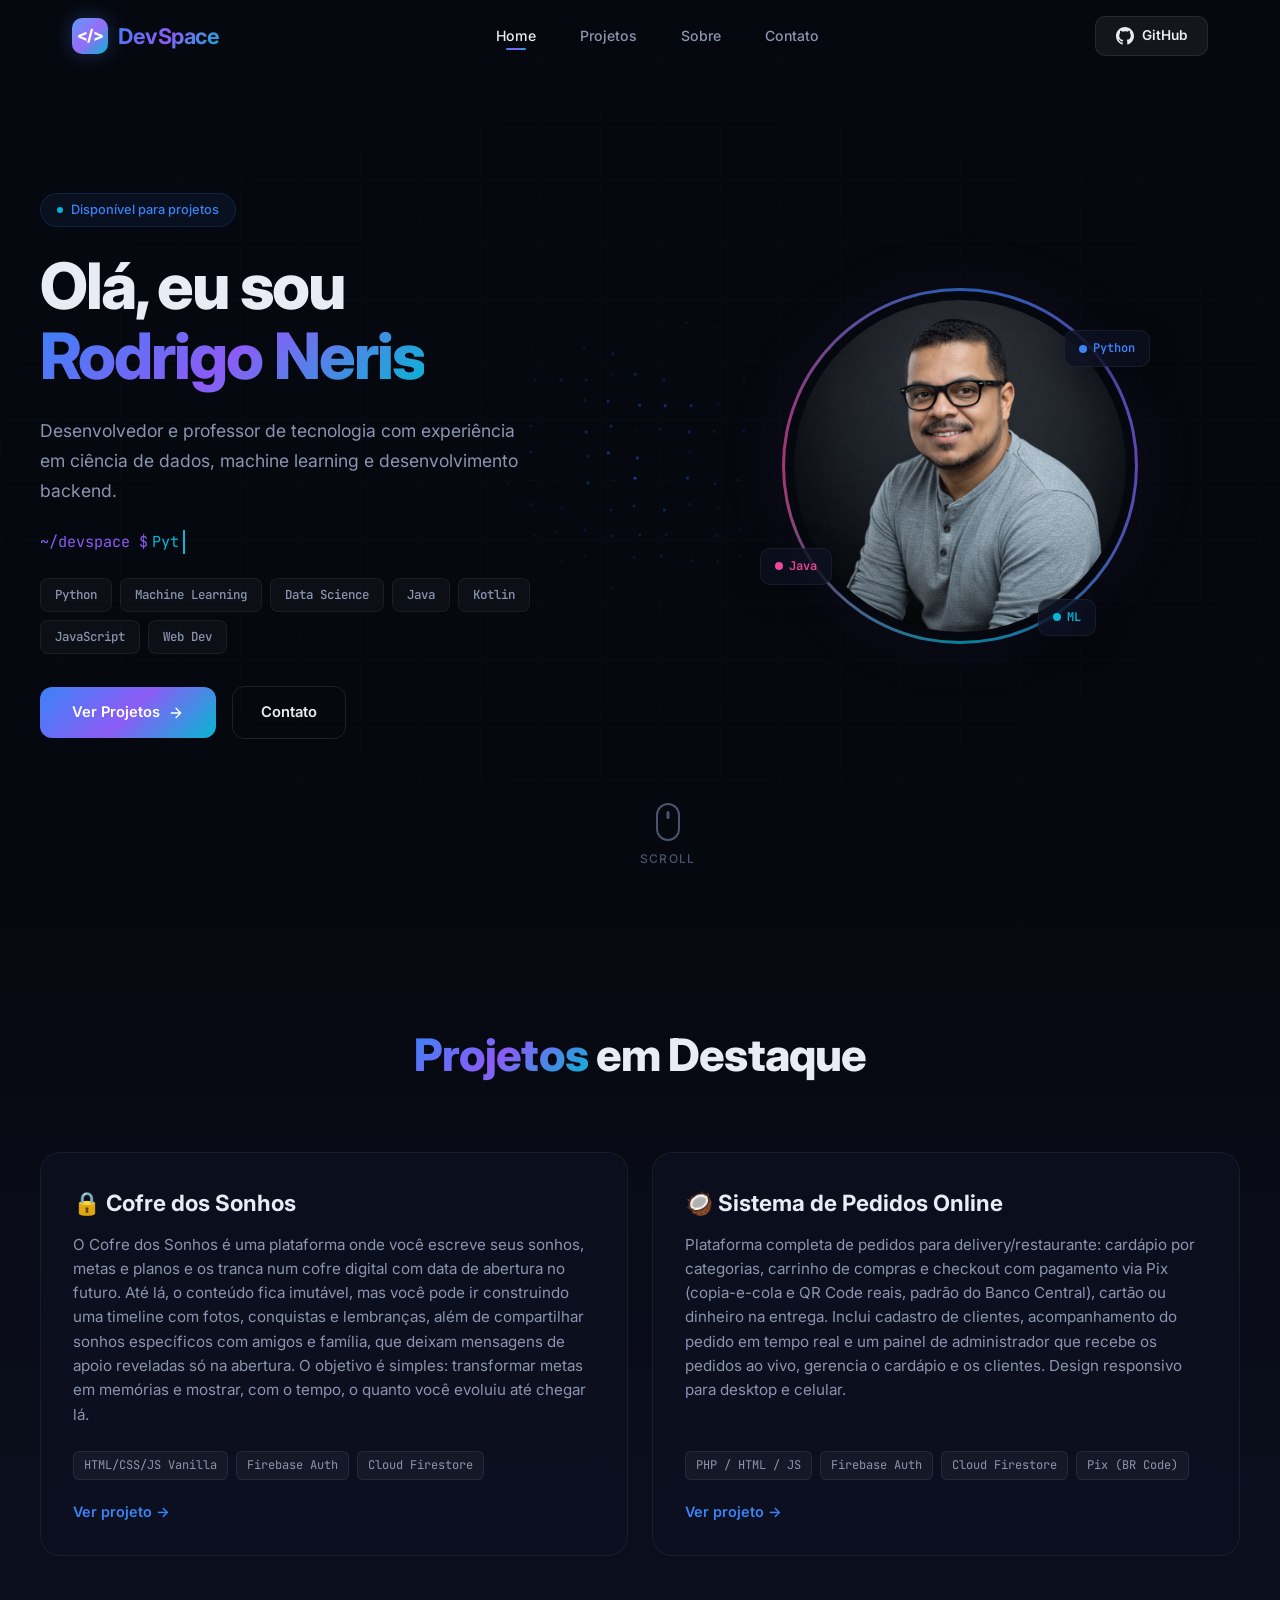
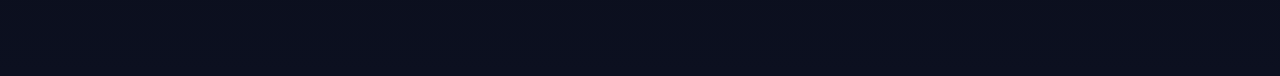
<file: index.html>
<!DOCTYPE html>
<html lang="pt-BR">

<head>
  <meta charset="UTF-8">
  <meta name="viewport" content="width=device-width, initial-scale=1.0">
  <title>DevSpace — Portfólio de Rodrigo Neris</title>
  <meta name="description"
    content="Portfólio de desenvolvimento de Rodrigo Neris. Python, Machine Learning, Data Science, Java, Kotlin e Web Development.">
  <meta name="author" content="Rodrigo Neris">

  <!-- Open Graph -->
  <meta property="og:type" content="website">
  <meta property="og:title" content="DevSpace — Portfólio de Rodrigo Neris">
  <meta property="og:description"
    content="Portfólio de desenvolvimento de Rodrigo Neris. Python, Machine Learning, Data Science, Java, Kotlin e Web Development.">
  <meta property="og:url" content="https://professorrodrigoneris-cyber.github.io/DevSpace/">

  <!-- Favicon -->
  <link rel="icon"
    href="data:image/svg+xml,<svg xmlns='http://www.w3.org/2000/svg' viewBox='0 0 100 100'><text y='.9em' font-size='90'>🚀</text></svg>">

  <!-- Styles -->
  <link rel="stylesheet" href="style.css">
</head>

<body>

  <!-- Mouse Follow Glow Background -->
  <canvas id="mouse-glow"></canvas>

  <!-- Grid Overlay -->
  <div class="grid-overlay"></div>

  <!-- Floating Particles -->
  <div id="particles-container"></div>

  <!-- ========== HEADER ========== -->
  <header class="header" id="header">
    <div class="header-inner">

      <!-- Logo -->
      <a href="#" class="logo" id="logo">
        <div class="logo-icon">&lt;/&gt;</div>
        <span class="logo-text">DevSpace</span>
      </a>

      <!-- Navigation -->
      <nav>
        <ul class="nav-links" id="nav-links">
          <li><a href="#home" class="nav-link active" id="nav-home">Home</a></li>
          <li><a href="#projetos" class="nav-link" id="nav-projects">Projetos</a></li>
          <li><a href="#sobre" class="nav-link" id="nav-about">Sobre</a></li>
          <li><a href="#contato" class="nav-link" id="nav-contact">Contato</a></li>
        </ul>
      </nav>

      <!-- GitHub Button -->
      <a href="https://github.com/professorrodrigoneris-cyber" target="_blank" rel="noopener noreferrer"
        class="btn-github" id="btn-github">
        <svg viewBox="0 0 24 24" xmlns="http://www.w3.org/2000/svg">
          <path
            d="M12 0C5.374 0 0 5.373 0 12c0 5.302 3.438 9.8 8.207 11.387.599.111.793-.261.793-.577v-2.234c-3.338.726-4.033-1.416-4.033-1.416-.546-1.387-1.333-1.756-1.333-1.756-1.089-.745.083-.729.083-.729 1.205.084 1.839 1.237 1.839 1.237 1.07 1.834 2.807 1.304 3.492.997.107-.775.418-1.305.762-1.604-2.665-.305-5.467-1.334-5.467-5.931 0-1.311.469-2.381 1.236-3.221-.124-.303-.535-1.524.117-3.176 0 0 1.008-.322 3.301 1.23A11.509 11.509 0 0112 5.803c1.02.005 2.047.138 3.006.404 2.291-1.552 3.297-1.23 3.297-1.23.653 1.653.242 2.874.118 3.176.77.84 1.235 1.911 1.235 3.221 0 4.609-2.807 5.624-5.479 5.921.43.372.823 1.102.823 2.222v3.293c0 .319.192.694.801.576C20.566 21.797 24 17.3 24 12c0-6.627-5.373-12-12-12z" />
        </svg>
        GitHub
      </a>

      <!-- Mobile Menu Toggle -->
      <button class="menu-toggle" id="menu-toggle" aria-label="Abrir menu">
        <span></span>
        <span></span>
        <span></span>
      </button>

    </div>
  </header>

  <!-- ========== HERO SECTION ========== -->
  <section class="hero" id="home">
    <div class="hero-content">

      <!-- Text Side -->
      <div class="hero-text">

        <div class="hero-badge">
          <span class="pulse-dot"></span>
          Disponível para projetos
        </div>

        <h1 class="hero-title">
          Olá, eu sou<br>
          <span class="highlight">Rodrigo Neris</span>
        </h1>

        <p class="hero-subtitle">
          Desenvolvedor e professor de tecnologia com experiência em
          ciência de dados, machine learning e desenvolvimento backend.
        </p>

        <!-- Typing Effect -->
        <div class="typing-container">
          <span class="typing-prefix">~/devspace $</span>
          <span class="typing-text" id="typing-text"></span>
        </div>

        <!-- Tech Tags -->
        <div class="tech-tags">
          <span class="tech-tag python">Python</span>
          <span class="tech-tag ml">Machine Learning</span>
          <span class="tech-tag data">Data Science</span>
          <span class="tech-tag java">Java</span>
          <span class="tech-tag kotlin">Kotlin</span>
          <span class="tech-tag js">JavaScript</span>
          <span class="tech-tag web">Web Dev</span>
        </div>

        <!-- CTA Buttons -->
        <div class="hero-cta">
          <a href="#projetos" class="btn-primary" id="btn-see-projects">
            Ver Projetos
            <svg width="16" height="16" viewBox="0 0 24 24" fill="none" stroke="currentColor" stroke-width="2"
              stroke-linecap="round" stroke-linejoin="round">
              <path d="M5 12h14M12 5l7 7-7 7" />
            </svg>
          </a>
          <a href="#contato" class="btn-secondary" id="btn-contact">
            Contato
          </a>
        </div>

      </div>

      <!-- Image Side -->
      <div class="hero-image">
        <div class="profile-container">

          <!-- Floating badges around photo -->
          <div class="floating-badge badge-python">
            <span class="badge-dot"></span>
            Python
          </div>
          <div class="floating-badge badge-java">
            <span class="badge-dot"></span>
            Java
          </div>
          <div class="floating-badge badge-ml">
            <span class="badge-dot"></span>
            ML
          </div>

          <!-- Outer glow -->
          <div class="profile-glow"></div>

          <!-- Rotating ring -->
          <div class="profile-ring"></div>

          <!-- Photo -->
          <img src="img/RodrigoNeris.png" alt="Rodrigo Neris - Desenvolvedor e Professor" class="profile-photo"
            id="profile-photo">

        </div>
      </div>

    </div>

    <!-- Scroll indicator -->
    <div class="scroll-indicator">
      <div class="mouse"></div>
      Scroll
    </div>

  </section>

  <!-- ========== PROJECTS SECTION ========== -->
  <section class="projects-section" id="projetos">
    <div class="projects-container">
      <h2 class="section-title">
        <span class="highlight">Projetos</span> em Destaque
      </h2>
      
      <div class="projects-grid">

        <!-- Project Card: Cofre dos Sonhos -->
        <a href="Cofredosonho/confre.html" class="project-card">
          <div class="project-content">
            <h3 class="project-title">🔒 Cofre dos Sonhos</h3>
            <p class="project-desc">
              O Cofre dos Sonhos é uma plataforma onde você escreve seus sonhos, metas e planos e os tranca num cofre digital com data de abertura no futuro. Até lá, o conteúdo fica imutável, mas você pode ir construindo uma timeline com fotos, conquistas e lembranças, além de compartilhar sonhos específicos com amigos e família, que deixam mensagens de apoio reveladas só na abertura. O objetivo é simples: transformar metas em memórias e mostrar, com o tempo, o quanto você evoluiu até chegar lá.
            </p>
            <div class="project-techs">
              <span class="tech-badge">HTML/CSS/JS Vanilla</span>
              <span class="tech-badge">Firebase Auth</span>
              <span class="tech-badge">Cloud Firestore</span>
            </div>
            <span class="project-link">Ver projeto &rarr;</span>
          </div>
        </a>

        <!-- Project Card: Sistema de Pedidos -->
        <a href="Pedidos/pedido.html" class="project-card">
          <div class="project-content">
            <h3 class="project-title">🥥 Sistema de Pedidos Online</h3>
            <p class="project-desc">
              Plataforma completa de pedidos para delivery/restaurante: cardápio por categorias, carrinho de compras e checkout com pagamento via Pix (copia-e-cola e QR Code reais, padrão do Banco Central), cartão ou dinheiro na entrega. Inclui cadastro de clientes, acompanhamento do pedido em tempo real e um painel de administrador que recebe os pedidos ao vivo, gerencia o cardápio e os clientes. Design responsivo para desktop e celular.
            </p>
            <div class="project-techs">
              <span class="tech-badge">PHP / HTML / JS</span>
              <span class="tech-badge">Firebase Auth</span>
              <span class="tech-badge">Cloud Firestore</span>
              <span class="tech-badge">Pix (BR Code)</span>
            </div>
            <span class="project-link">Ver projeto &rarr;</span>
          </div>
        </a>

      </div>
    </div>
  </section>

  <!-- Scripts -->
  <script src="script.js"></script>

</body>

</html>
</file>
<file: style.css>
/* ============================================
   DevSpace — Design System & Styles
   Portfolio de Rodrigo Neris
   ============================================ */

/* --- Google Fonts --- */
@import url('https://fonts.googleapis.com/css2?family=Inter:wght@300;400;500;600;700;800;900&family=JetBrains+Mono:wght@400;500;600;700&display=swap');

/* --- CSS Variables --- */
:root {
  /* Colors */
  --bg-primary: #06080f;
  --bg-secondary: #0c1020;
  --bg-card: rgba(15, 20, 40, 0.6);

  --text-primary: #e8ecf4;
  --text-secondary: #8b95b0;
  --text-muted: #4a5470;

  --accent-blue: #3b82f6;
  --accent-violet: #8b5cf6;
  --accent-cyan: #06b6d4;
  --accent-pink: #ec4899;

  --gradient-main: linear-gradient(135deg, var(--accent-blue), var(--accent-violet), var(--accent-cyan));
  --gradient-glow: radial-gradient(circle, rgba(59, 130, 246, 0.15), rgba(139, 92, 246, 0.08), transparent 70%);

  /* Glass */
  --glass-bg: rgba(12, 16, 32, 0.75);
  --glass-border: rgba(255, 255, 255, 0.06);
  --glass-blur: 20px;

  /* Typography */
  --font-sans: 'Inter', -apple-system, BlinkMacSystemFont, 'Segoe UI', sans-serif;
  --font-mono: 'JetBrains Mono', 'Fira Code', monospace;

  /* Spacing */
  --header-height: 72px;
  --container-max: 1200px;
  --section-padding: 120px;

  /* Transitions */
  --transition-fast: 0.2s cubic-bezier(0.4, 0, 0.2, 1);
  --transition-smooth: 0.4s cubic-bezier(0.4, 0, 0.2, 1);
  --transition-spring: 0.6s cubic-bezier(0.34, 1.56, 0.64, 1);
}

/* --- Reset & Base --- */
*,
*::before,
*::after {
  margin: 0;
  padding: 0;
  box-sizing: border-box;
}

html {
  scroll-behavior: smooth;
  font-size: 16px;
  -webkit-font-smoothing: antialiased;
  -moz-osx-font-smoothing: grayscale;
}

body {
  font-family: var(--font-sans);
  background-color: var(--bg-primary);
  color: var(--text-primary);
  overflow-x: hidden;
  min-height: 100vh;
  line-height: 1.6;
}

a {
  text-decoration: none;
  color: inherit;
  transition: var(--transition-fast);
}

ul {
  list-style: none;
}

img {
  max-width: 100%;
  display: block;
}

/* --- Mouse-Follow Background Canvas --- */
#mouse-glow {
  position: fixed;
  top: 0;
  left: 0;
  width: 100%;
  height: 100%;
  pointer-events: none;
  z-index: 0;
}

/* --- Grid Overlay --- */
.grid-overlay {
  position: fixed;
  top: 0;
  left: 0;
  width: 100%;
  height: 100%;
  pointer-events: none;
  z-index: 0;
  background-image:
    linear-gradient(rgba(255, 255, 255, 0.015) 1px, transparent 1px),
    linear-gradient(90deg, rgba(255, 255, 255, 0.015) 1px, transparent 1px);
  background-size: 60px 60px;
  mask-image: radial-gradient(ellipse 80% 60% at 50% 50%, black 40%, transparent 100%);
  -webkit-mask-image: radial-gradient(ellipse 80% 60% at 50% 50%, black 40%, transparent 100%);
}

/* --- Floating Particles Container --- */
#particles-container {
  position: fixed;
  top: 0;
  left: 0;
  width: 100%;
  height: 100%;
  pointer-events: none;
  z-index: 0;
  overflow: hidden;
}

.particle {
  position: absolute;
  border-radius: 50%;
  background: var(--accent-blue);
  opacity: 0;
  animation: floatParticle linear infinite;
}

@keyframes floatParticle {
  0% {
    opacity: 0;
    transform: translateY(100vh) scale(0);
  }
  10% {
    opacity: 0.6;
  }
  90% {
    opacity: 0.6;
  }
  100% {
    opacity: 0;
    transform: translateY(-10vh) scale(1);
  }
}

/* ============================================
   HEADER / NAVBAR
   ============================================ */
.header {
  position: fixed;
  top: 0;
  left: 0;
  width: 100%;
  height: var(--header-height);
  z-index: 1000;
  transition: var(--transition-smooth);
}

.header::before {
  content: '';
  position: absolute;
  inset: 0;
  background: var(--glass-bg);
  backdrop-filter: blur(var(--glass-blur));
  -webkit-backdrop-filter: blur(var(--glass-blur));
  border-bottom: 1px solid var(--glass-border);
  opacity: 0;
  transition: opacity var(--transition-smooth);
}

.header.scrolled::before {
  opacity: 1;
}

.header-inner {
  max-width: var(--container-max);
  margin: 0 auto;
  height: 100%;
  display: flex;
  align-items: center;
  justify-content: space-between;
  padding: 0 32px;
  position: relative;
  z-index: 1;
}

/* Logo */
.logo {
  display: flex;
  align-items: center;
  gap: 10px;
  font-weight: 700;
  font-size: 1.35rem;
  letter-spacing: -0.02em;
  cursor: pointer;
  transition: var(--transition-fast);
}

.logo:hover {
  transform: scale(1.03);
}

.logo-icon {
  width: 36px;
  height: 36px;
  border-radius: 10px;
  background: var(--gradient-main);
  display: flex;
  align-items: center;
  justify-content: center;
  font-size: 1rem;
  font-weight: 800;
  color: white;
  box-shadow: 0 0 20px rgba(59, 130, 246, 0.3);
  position: relative;
  overflow: hidden;
}

.logo-icon::after {
  content: '';
  position: absolute;
  inset: 0;
  background: linear-gradient(135deg, rgba(255,255,255,0.2), transparent);
}

.logo-text {
  background: var(--gradient-main);
  -webkit-background-clip: text;
  -webkit-text-fill-color: transparent;
  background-clip: text;
}

/* Navigation */
.nav-links {
  display: flex;
  align-items: center;
  gap: 8px;
}

.nav-link {
  padding: 8px 18px;
  border-radius: 8px;
  font-size: 0.88rem;
  font-weight: 500;
  color: var(--text-secondary);
  transition: var(--transition-fast);
  position: relative;
}

.nav-link::before {
  content: '';
  position: absolute;
  bottom: 2px;
  left: 50%;
  transform: translateX(-50%) scaleX(0);
  width: 20px;
  height: 2px;
  background: var(--gradient-main);
  border-radius: 2px;
  transition: transform var(--transition-smooth);
}

.nav-link:hover {
  color: var(--text-primary);
  background: rgba(255, 255, 255, 0.04);
}

.nav-link:hover::before,
.nav-link.active::before {
  transform: translateX(-50%) scaleX(1);
}

.nav-link.active {
  color: var(--text-primary);
}

/* GitHub Button */
.btn-github {
  display: flex;
  align-items: center;
  gap: 8px;
  padding: 8px 20px;
  border-radius: 10px;
  font-size: 0.85rem;
  font-weight: 600;
  color: var(--text-primary);
  background: rgba(255, 255, 255, 0.06);
  border: 1px solid rgba(255, 255, 255, 0.08);
  transition: var(--transition-fast);
  cursor: pointer;
}

.btn-github:hover {
  background: rgba(255, 255, 255, 0.1);
  border-color: rgba(255, 255, 255, 0.15);
  transform: translateY(-1px);
  box-shadow: 0 4px 20px rgba(59, 130, 246, 0.15);
}

.btn-github svg {
  width: 18px;
  height: 18px;
  fill: currentColor;
}

/* Mobile menu toggle */
.menu-toggle {
  display: none;
  flex-direction: column;
  gap: 5px;
  cursor: pointer;
  padding: 8px;
  border: none;
  background: transparent;
  z-index: 1001;
}

.menu-toggle span {
  width: 22px;
  height: 2px;
  background: var(--text-primary);
  border-radius: 2px;
  transition: var(--transition-fast);
}

/* ============================================
   HERO SECTION
   ============================================ */
.hero {
  position: relative;
  min-height: 100vh;
  display: flex;
  align-items: center;
  justify-content: center;
  padding: calc(var(--header-height) + 40px) 32px 80px;
  z-index: 1;
}

.hero-content {
  max-width: var(--container-max);
  width: 100%;
  display: grid;
  grid-template-columns: 1fr 1fr;
  align-items: center;
  gap: 80px;
}

/* Hero Text Side */
.hero-text {
  display: flex;
  flex-direction: column;
  gap: 24px;
}

.hero-badge {
  display: inline-flex;
  align-items: center;
  gap: 8px;
  padding: 6px 16px;
  border-radius: 100px;
  background: rgba(59, 130, 246, 0.08);
  border: 1px solid rgba(59, 130, 246, 0.15);
  font-size: 0.8rem;
  font-weight: 500;
  color: var(--accent-blue);
  width: fit-content;
  animation: fadeInUp 0.8s ease-out both;
}

.hero-badge .pulse-dot {
  width: 6px;
  height: 6px;
  border-radius: 50%;
  background: var(--accent-cyan);
  animation: pulse 2s ease-in-out infinite;
}

@keyframes pulse {
  0%, 100% { opacity: 1; box-shadow: 0 0 0 0 rgba(6, 182, 212, 0.4); }
  50% { opacity: 0.7; box-shadow: 0 0 0 8px rgba(6, 182, 212, 0); }
}

.hero-title {
  font-size: clamp(2.5rem, 5vw, 4rem);
  font-weight: 800;
  line-height: 1.1;
  letter-spacing: -0.03em;
  animation: fadeInUp 0.8s ease-out 0.1s both;
}

.hero-title .highlight {
  background: var(--gradient-main);
  -webkit-background-clip: text;
  -webkit-text-fill-color: transparent;
  background-clip: text;
  position: relative;
}

.hero-subtitle {
  font-size: 1.1rem;
  color: var(--text-secondary);
  line-height: 1.7;
  max-width: 480px;
  animation: fadeInUp 0.8s ease-out 0.2s both;
}

/* Typing effect container */
.typing-container {
  display: flex;
  align-items: center;
  gap: 4px;
  font-family: var(--font-mono);
  font-size: 0.95rem;
  color: var(--accent-cyan);
  animation: fadeInUp 0.8s ease-out 0.3s both;
}

.typing-prefix {
  color: var(--accent-violet);
}

.typing-text {
  border-right: 2px solid var(--accent-cyan);
  padding-right: 4px;
  animation: blink 1s step-end infinite;
}

@keyframes blink {
  0%, 100% { border-color: var(--accent-cyan); }
  50% { border-color: transparent; }
}

/* Tech Tags */
.tech-tags {
  display: flex;
  flex-wrap: wrap;
  gap: 8px;
  animation: fadeInUp 0.8s ease-out 0.4s both;
}

.tech-tag {
  padding: 6px 14px;
  border-radius: 8px;
  font-size: 0.78rem;
  font-weight: 500;
  font-family: var(--font-mono);
  background: rgba(255, 255, 255, 0.03);
  border: 1px solid rgba(255, 255, 255, 0.06);
  color: var(--text-secondary);
  transition: var(--transition-fast);
  cursor: default;
}

.tech-tag:hover {
  background: rgba(59, 130, 246, 0.08);
  border-color: rgba(59, 130, 246, 0.2);
  color: var(--accent-blue);
  transform: translateY(-2px);
  box-shadow: 0 4px 15px rgba(59, 130, 246, 0.1);
}

.tech-tag.python:hover { border-color: rgba(59, 130, 246, 0.3); color: #3b82f6; }
.tech-tag.java:hover { border-color: rgba(236, 72, 153, 0.3); color: #ec4899; }
.tech-tag.kotlin:hover { border-color: rgba(139, 92, 246, 0.3); color: #8b5cf6; }
.tech-tag.js:hover { border-color: rgba(234, 179, 8, 0.3); color: #eab308; }
.tech-tag.ml:hover { border-color: rgba(6, 182, 212, 0.3); color: #06b6d4; }
.tech-tag.data:hover { border-color: rgba(16, 185, 129, 0.3); color: #10b981; }
.tech-tag.web:hover { border-color: rgba(249, 115, 22, 0.3); color: #f97316; }

/* CTA Buttons */
.hero-cta {
  display: flex;
  align-items: center;
  gap: 16px;
  margin-top: 8px;
  animation: fadeInUp 0.8s ease-out 0.5s both;
}

.btn-primary {
  display: inline-flex;
  align-items: center;
  gap: 8px;
  padding: 14px 32px;
  border-radius: 12px;
  font-size: 0.92rem;
  font-weight: 600;
  color: white;
  background: var(--gradient-main);
  border: none;
  cursor: pointer;
  transition: var(--transition-fast);
  position: relative;
  overflow: hidden;
}

.btn-primary::before {
  content: '';
  position: absolute;
  inset: 0;
  background: linear-gradient(135deg, rgba(255,255,255,0.15), transparent);
  opacity: 0;
  transition: var(--transition-fast);
}

.btn-primary:hover {
  transform: translateY(-2px);
  box-shadow: 0 8px 30px rgba(59, 130, 246, 0.3), 0 0 60px rgba(139, 92, 246, 0.15);
}

.btn-primary:hover::before {
  opacity: 1;
}

.btn-secondary {
  display: inline-flex;
  align-items: center;
  gap: 8px;
  padding: 14px 28px;
  border-radius: 12px;
  font-size: 0.92rem;
  font-weight: 600;
  color: var(--text-primary);
  background: transparent;
  border: 1px solid rgba(255, 255, 255, 0.1);
  cursor: pointer;
  transition: var(--transition-fast);
}

.btn-secondary:hover {
  background: rgba(255, 255, 255, 0.05);
  border-color: rgba(255, 255, 255, 0.2);
  transform: translateY(-2px);
}

/* Hero Image Side */
.hero-image {
  display: flex;
  justify-content: center;
  align-items: center;
  position: relative;
  animation: fadeInUp 0.8s ease-out 0.3s both;
}

.profile-container {
  position: relative;
  width: 340px;
  height: 340px;
}

/* Animated ring around photo */
.profile-ring {
  position: absolute;
  inset: -8px;
  border-radius: 50%;
  background: conic-gradient(
    from 0deg,
    var(--accent-blue),
    var(--accent-violet),
    var(--accent-cyan),
    var(--accent-pink),
    var(--accent-blue)
  );
  animation: rotateRing 8s linear infinite;
  opacity: 0.7;
}

.profile-ring::after {
  content: '';
  position: absolute;
  inset: 3px;
  border-radius: 50%;
  background: var(--bg-primary);
}

@keyframes rotateRing {
  to { transform: rotate(360deg); }
}

/* Outer glow */
.profile-glow {
  position: absolute;
  inset: -40px;
  border-radius: 50%;
  background: radial-gradient(circle, rgba(59, 130, 246, 0.15), rgba(139, 92, 246, 0.08), transparent 70%);
  filter: blur(30px);
  animation: pulseGlow 4s ease-in-out infinite;
}

@keyframes pulseGlow {
  0%, 100% { opacity: 0.6; transform: scale(1); }
  50% { opacity: 1; transform: scale(1.05); }
}

.profile-photo {
  width: 100%;
  height: 100%;
  border-radius: 50%;
  object-fit: cover;
  position: relative;
  z-index: 2;
  border: 4px solid var(--bg-primary);
}

/* Floating tech badges around photo */
.floating-badge {
  position: absolute;
  z-index: 3;
  padding: 8px 14px;
  border-radius: 10px;
  background: var(--glass-bg);
  backdrop-filter: blur(12px);
  -webkit-backdrop-filter: blur(12px);
  border: 1px solid var(--glass-border);
  font-family: var(--font-mono);
  font-size: 0.75rem;
  font-weight: 600;
  color: var(--text-primary);
  display: flex;
  align-items: center;
  gap: 6px;
  box-shadow: 0 8px 32px rgba(0, 0, 0, 0.3);
  animation: floatBadge 6s ease-in-out infinite;
}

.floating-badge:nth-child(1) {
  top: 10%;
  right: -20px;
  animation-delay: 0s;
}

.floating-badge:nth-child(2) {
  bottom: 15%;
  left: -30px;
  animation-delay: 2s;
}

.floating-badge:nth-child(3) {
  bottom: 0;
  right: 10%;
  animation-delay: 4s;
}

.floating-badge .badge-dot {
  width: 8px;
  height: 8px;
  border-radius: 50%;
}

.badge-python { color: #3b82f6; }
.badge-python .badge-dot { background: #3b82f6; }

.badge-java { color: #ec4899; }
.badge-java .badge-dot { background: #ec4899; }

.badge-ml { color: #06b6d4; }
.badge-ml .badge-dot { background: #06b6d4; }

@keyframes floatBadge {
  0%, 100% { transform: translateY(0); }
  50% { transform: translateY(-12px); }
}

/* Scroll indicator */
.scroll-indicator {
  position: absolute;
  bottom: 32px;
  left: 50%;
  transform: translateX(-50%);
  display: flex;
  flex-direction: column;
  align-items: center;
  gap: 8px;
  color: var(--text-muted);
  font-size: 0.75rem;
  font-weight: 500;
  letter-spacing: 0.1em;
  text-transform: uppercase;
  animation: fadeInUp 0.8s ease-out 0.8s both;
}

.scroll-indicator .mouse {
  width: 24px;
  height: 38px;
  border-radius: 14px;
  border: 2px solid var(--text-muted);
  position: relative;
}

.scroll-indicator .mouse::after {
  content: '';
  position: absolute;
  top: 6px;
  left: 50%;
  transform: translateX(-50%);
  width: 3px;
  height: 8px;
  border-radius: 3px;
  background: var(--text-muted);
  animation: scrollDown 2s ease-in-out infinite;
}

@keyframes scrollDown {
  0% { opacity: 1; transform: translateX(-50%) translateY(0); }
  100% { opacity: 0; transform: translateX(-50%) translateY(12px); }
}

/* ============================================
   PROJECTS SECTION
   ============================================ */
.projects-section {
  position: relative;
  z-index: 2;
  padding: var(--section-padding) 32px;
  background: linear-gradient(to bottom, var(--bg-primary), var(--bg-secondary));
}

.projects-container {
  max-width: var(--container-max);
  margin: 0 auto;
}

.section-title {
  font-size: clamp(2rem, 4vw, 2.8rem);
  font-weight: 800;
  text-align: center;
  margin-bottom: 60px;
  letter-spacing: -0.02em;
}

.section-title .highlight {
  background: var(--gradient-main);
  -webkit-background-clip: text;
  -webkit-text-fill-color: transparent;
  background-clip: text;
}

.projects-grid {
  display: grid;
  grid-template-columns: repeat(auto-fit, minmax(320px, 1fr));
  gap: 24px;
}

.project-card {
  display: block;
  background: var(--glass-bg);
  border: 1px solid var(--glass-border);
  border-radius: 20px;
  padding: 32px;
  transition: var(--transition-smooth);
  backdrop-filter: blur(10px);
  -webkit-backdrop-filter: blur(10px);
  position: relative;
  overflow: hidden;
}

.project-card::before {
  content: '';
  position: absolute;
  top: 0;
  left: 0;
  width: 100%;
  height: 4px;
  background: var(--gradient-main);
  opacity: 0;
  transition: opacity var(--transition-smooth);
}

.project-card:hover {
  transform: translateY(-5px);
  border-color: rgba(59, 130, 246, 0.3);
  box-shadow: 0 15px 40px rgba(0, 0, 0, 0.4), 0 0 20px rgba(59, 130, 246, 0.15);
}

.project-card:hover::before {
  opacity: 1;
}

.project-content {
  display: flex;
  flex-direction: column;
  height: 100%;
}

.project-title {
  font-size: 1.4rem;
  font-weight: 700;
  margin-bottom: 12px;
  color: var(--text-primary);
}

.project-desc {
  font-size: 0.95rem;
  color: var(--text-secondary);
  line-height: 1.6;
  margin-bottom: 24px;
  flex-grow: 1;
}

.project-techs {
  display: flex;
  flex-wrap: wrap;
  gap: 8px;
  margin-bottom: 20px;
}

.tech-badge {
  font-size: 0.75rem;
  font-family: var(--font-mono);
  padding: 4px 10px;
  border-radius: 6px;
  background: rgba(255, 255, 255, 0.04);
  color: var(--text-secondary);
  border: 1px solid rgba(255, 255, 255, 0.08);
}

.project-link {
  font-size: 0.9rem;
  font-weight: 600;
  color: var(--accent-blue);
  display: inline-flex;
  align-items: center;
  transition: var(--transition-fast);
}

.project-card:hover .project-link {
  color: var(--accent-cyan);
  transform: translateX(4px);
}

/* ============================================
   ANIMATIONS
   ============================================ */
@keyframes fadeInUp {
  from {
    opacity: 0;
    transform: translateY(30px);
  }
  to {
    opacity: 1;
    transform: translateY(0);
  }
}

@keyframes fadeIn {
  from { opacity: 0; }
  to { opacity: 1; }
}

/* ============================================
   RESPONSIVE
   ============================================ */
@media (max-width: 900px) {
  .hero-content {
    grid-template-columns: 1fr;
    text-align: center;
    gap: 50px;
  }

  .hero-text {
    align-items: center;
    order: 2;
  }

  .hero-image {
    order: 1;
  }

  .hero-subtitle {
    max-width: 100%;
  }

  .tech-tags {
    justify-content: center;
  }

  .hero-cta {
    justify-content: center;
  }

  .profile-container {
    width: 260px;
    height: 260px;
  }

  .nav-links {
    display: none;
  }

  .menu-toggle {
    display: flex;
  }

  .nav-links.open {
    display: flex;
    flex-direction: column;
    position: fixed;
    top: 0;
    left: 0;
    width: 100%;
    height: 100vh;
    background: var(--bg-primary);
    align-items: center;
    justify-content: center;
    gap: 16px;
    z-index: 1000;
    animation: fadeIn 0.3s ease-out;
  }

  .nav-links.open .nav-link {
    font-size: 1.2rem;
    padding: 12px 24px;
  }
}

@media (max-width: 480px) {
  .header-inner {
    padding: 0 20px;
  }

  .hero {
    padding: calc(var(--header-height) + 20px) 20px 60px;
  }

  .hero-title {
    font-size: 2rem;
  }

  .profile-container {
    width: 200px;
    height: 200px;
  }

  .floating-badge {
    display: none;
  }

  .btn-primary,
  .btn-secondary {
    padding: 12px 24px;
    font-size: 0.85rem;
  }
}
</file>
